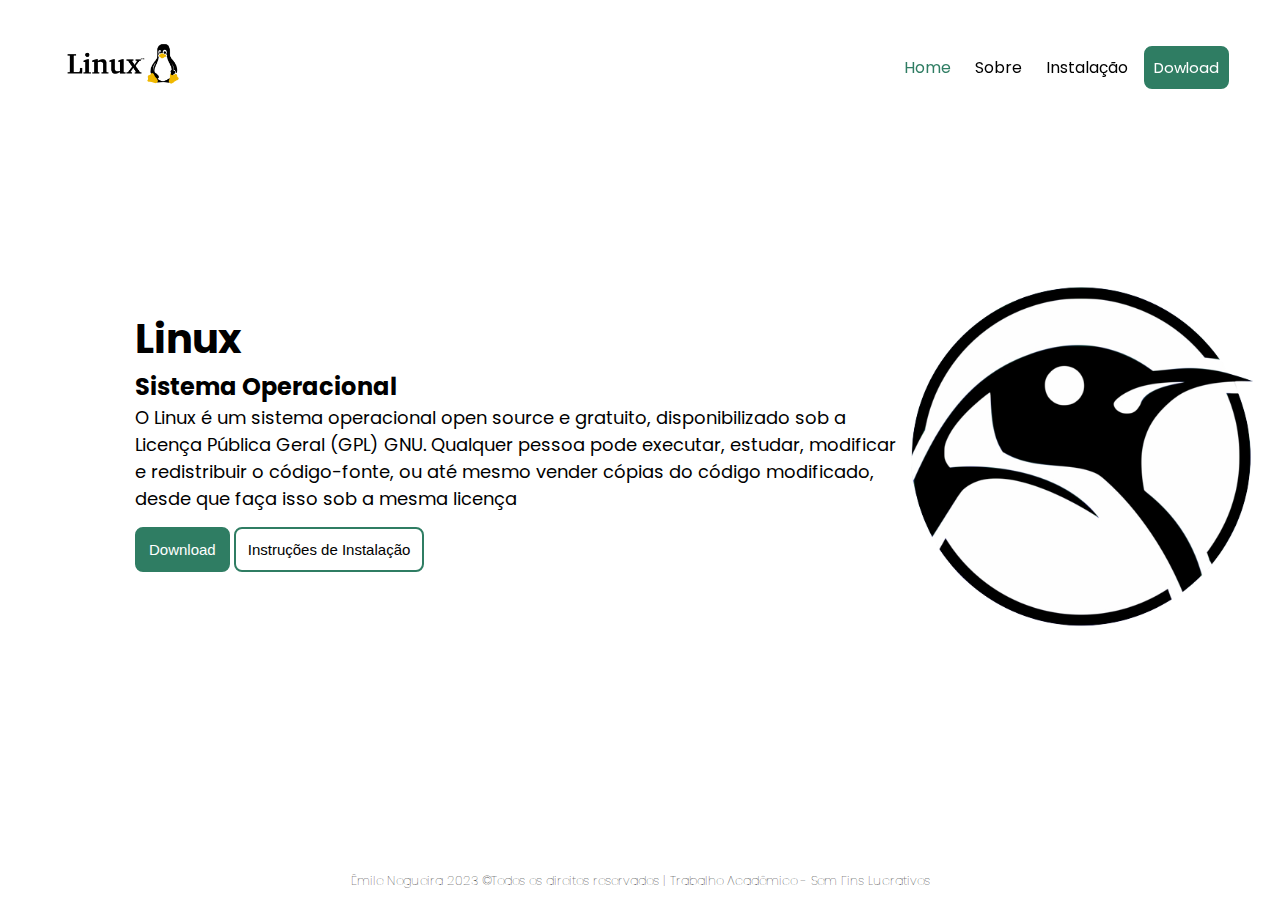
<file: index.html>
<!DOCTYPE html>
<html lang="pt-br">
<head>
    <title>Home | Linux</title>
    <meta charset="UTF-8">
    <meta name="viewport" content="width=device-width, initial-scale=1.0">
    <link rel="icon" type="img/jpeg" href="img/tux.png">
    <link rel="stylesheet" href="style.css">
    <link rel="preconnect" href="https://fonts.googleapis.com">
    <link rel="preconnect" href="https://fonts.gstatic.com" crossorigin>
    <link href="https://fonts.googleapis.com/css2?family=Poppins:wght@300;400;500;600&family=Roboto:wght@100;300;400;500;700;900&display=swap" rel="stylesheet">
</head>
<body>
    <header id="header">
        <a id="logo" href="index.html">
            <img src="img/logo.png" alt="">
        </a>

    <nav id="nav">
        <button aria-label="Abrir Menu" id="btn-mobile" aria-haspopup="true" aria-expanded="false">
            <span id="hamburguer"></span>
        </button>

        <ul id="menu" role="menu">
            <li><a id="active" href="index.html">Home</a></li>
            <li><a href="sobre.html">Sobre</a></li>
            <li><a href="instrucoes.html">Instalação</a></li>
            <li><a id="btn-download" href="https://www.linux.org/pages/download/">Dowload</a></li>
        </ul>
    </nav>
    </header>

    <section class="section">

        <div class="left-side">
            <h1>Linux</h1>
            <h2>Sistema Operacional</h2>
            <p>O Linux é um sistema operacional open source e gratuito, disponibilizado sob a Licença Pública Geral (GPL) GNU. Qualquer pessoa pode executar, estudar, modificar e redistribuir o código-fonte, ou até mesmo vender cópias do código modificado, desde que faça isso sob a mesma licença</p>
            <button class="btn-1"><a href="https://www.linux.org/pages/download/">Download</a></button>
            <button class="btn-2"><a href="https://www.comoinstalar.com.br/como-instalar-o-linux-ubuntu/">Instruções de Instalação</a></button>
        </div>
        <div class="rigth-side">
            <img src="img/tux.png" alt="">
        </div>
    </section>
    <footer class="rodape">
        <h6>Êmile Nogueira 2023 &copyTodos os direitos reservados | Trabalho Acadêmico - Sem Fins Lucrativos</h6>
    </footer>

    <script src="script.js"></script>
</body>
</html>
</file>
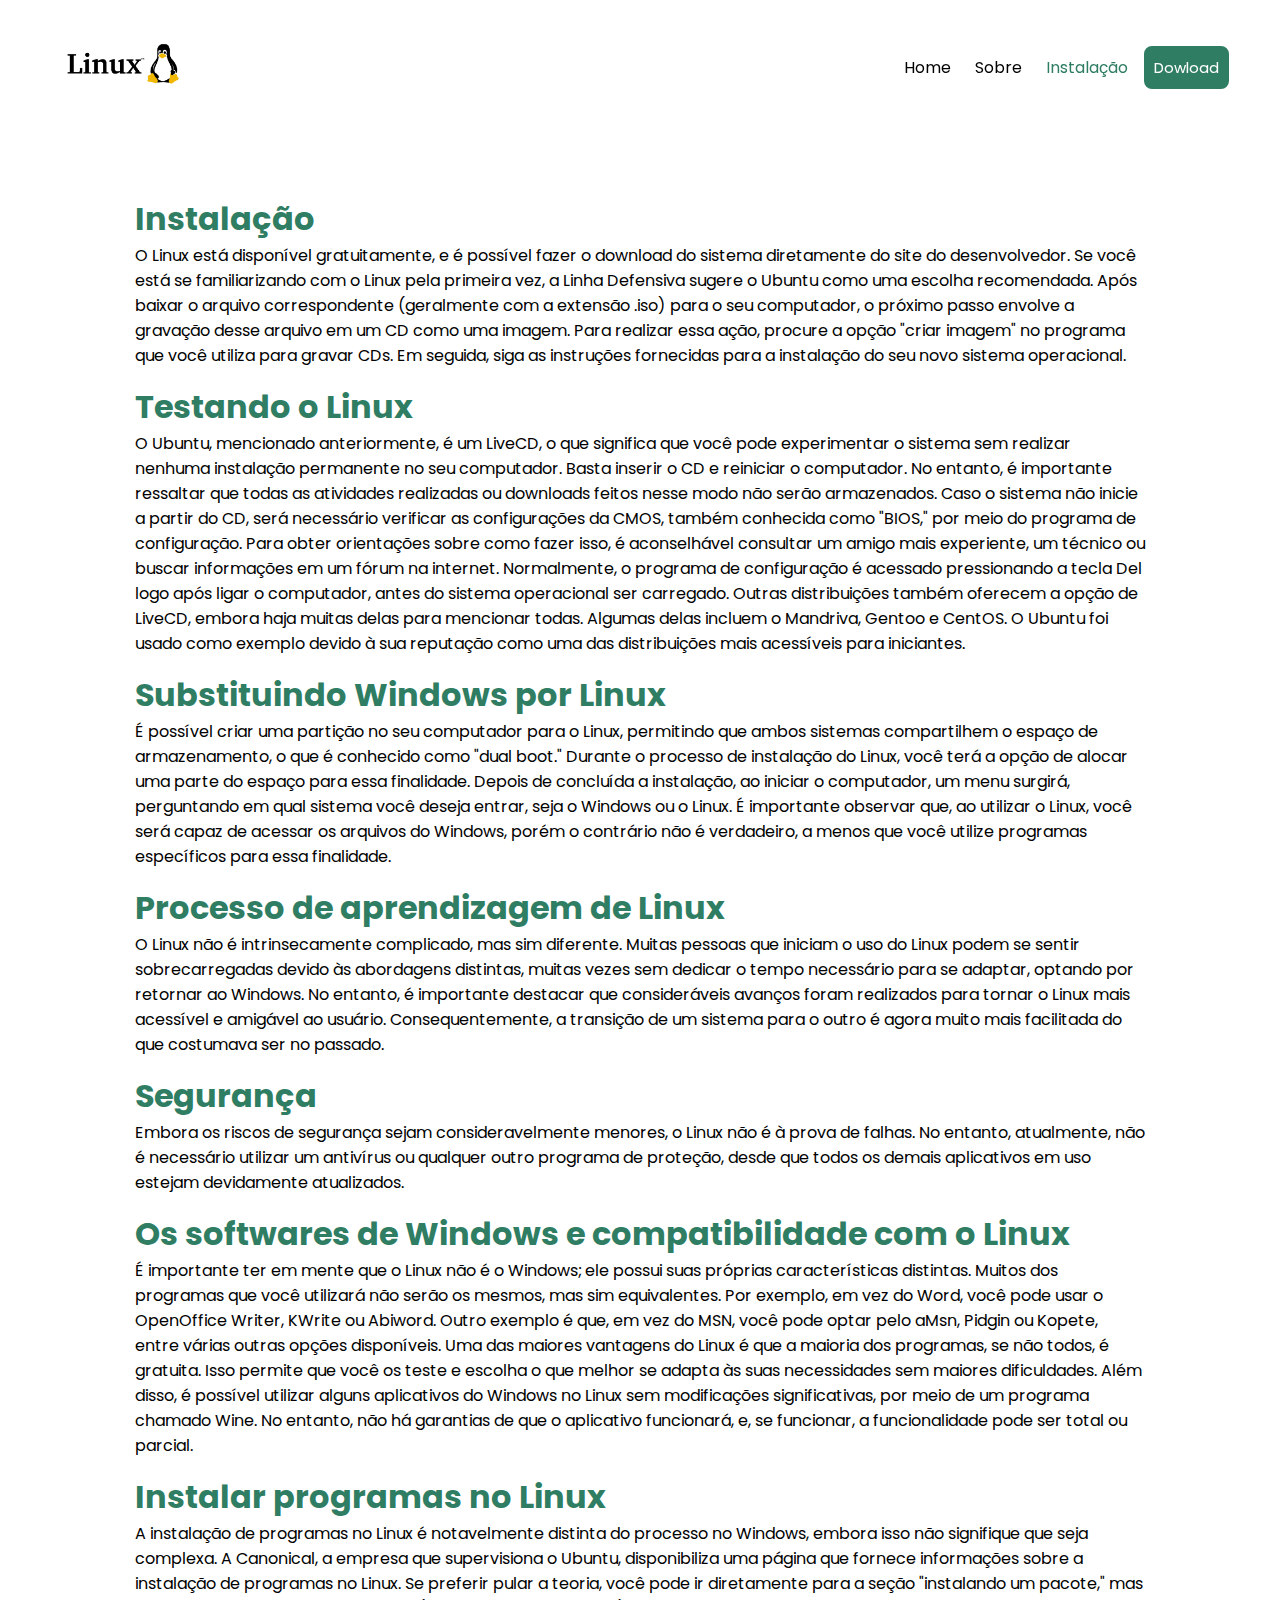
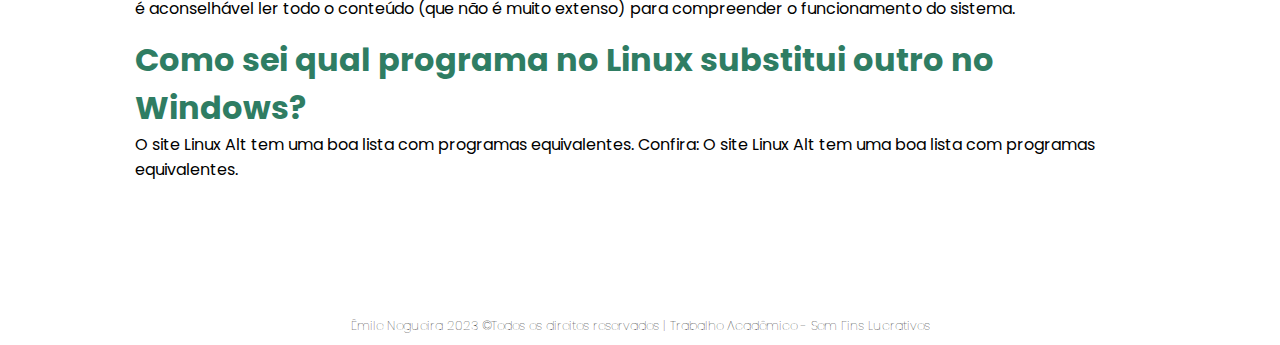
<file: instrucoes.html>
<!DOCTYPE html>
<html lang="pt-br">
<head>
    <title>Home | Linux</title>
    <meta charset="UTF-8">
    <meta name="viewport" content="width=device-width, initial-scale=1.0">
    <link rel="icon" type="img/jpeg" href="img/tux.png">
    <link rel="stylesheet" href="style.css">
    <link rel="preconnect" href="https://fonts.googleapis.com">
    <link rel="preconnect" href="https://fonts.gstatic.com" crossorigin>
    <link href="https://fonts.googleapis.com/css2?family=Poppins:wght@300;400;500;600&family=Roboto:wght@100;300;400;500;700;900&display=swap" rel="stylesheet">
</head>
<body>
    <header id="header">
        <a id="logo" href="index.html">
            <img src="img/logo.png" alt="">
        </a>

    <nav id="nav">
        <button aria-label="Abrir Menu" id="btn-mobile" aria-haspopup="true" aria-expanded="false">
            <span id="hamburguer"></span>
        </button>

        <ul id="menu" role="menu">
            <li><a href="index.html">Home</a></li>
            <li><a href="sobre.html">Sobre</a></li>
            <li><a id="active" href="instrucoes.html">Instalação</a></li>
            <li><a id="btn-download" href="https://www.linux.org/pages/download/">Dowload</a></li>
        </ul>
    </nav>
    </header>

    <section class="s2">
        <h1>Instalação</h1>
        <p>O Linux está disponível gratuitamente, e é possível fazer o download do sistema diretamente do site do desenvolvedor. Se você está se familiarizando com o Linux pela primeira vez, a Linha Defensiva sugere o Ubuntu como uma escolha recomendada.
            Após baixar o arquivo correspondente (geralmente com a extensão .iso) para o seu computador, o próximo passo envolve a gravação desse arquivo em um CD como uma imagem. Para realizar essa ação, procure a opção "criar imagem" no programa que você utiliza para gravar CDs. Em seguida, siga as instruções fornecidas para a instalação do seu novo sistema operacional.
        </p>

        <h1>Testando o Linux</h1>
        <p>O Ubuntu, mencionado anteriormente, é um LiveCD, o que significa que você pode experimentar o sistema sem realizar nenhuma instalação permanente no seu computador. Basta inserir o CD e reiniciar o computador. No entanto, é importante ressaltar que todas as atividades realizadas ou downloads feitos nesse modo não serão armazenados.
            Caso o sistema não inicie a partir do CD, será necessário verificar as configurações da CMOS, também conhecida como "BIOS," por meio do programa de configuração. Para obter orientações sobre como fazer isso, é aconselhável consultar um amigo mais experiente, um técnico ou buscar informações em um fórum na internet. Normalmente, o programa de configuração é acessado pressionando a tecla Del logo após ligar o computador, antes do sistema operacional ser carregado.
            Outras distribuições também oferecem a opção de LiveCD, embora haja muitas delas para mencionar todas. Algumas delas incluem o Mandriva, Gentoo e CentOS. O Ubuntu foi usado como exemplo devido à sua reputação como uma das distribuições mais acessíveis para iniciantes.
        </p>

        <h1>Substituindo Windows por Linux</h1>
        <p>É possível criar uma partição no seu computador para o Linux, permitindo que ambos sistemas compartilhem o espaço de armazenamento, o que é conhecido como "dual boot." Durante o processo de instalação do Linux, você terá a opção de alocar uma parte do espaço para essa finalidade. Depois de concluída a instalação, ao iniciar o computador, um menu surgirá, perguntando em qual sistema você deseja entrar, seja o Windows ou o Linux.
            É importante observar que, ao utilizar o Linux, você será capaz de acessar os arquivos do Windows, porém o contrário não é verdadeiro, a menos que você utilize programas específicos para essa finalidade.
        </p>

        <h1>Processo de aprendizagem de Linux</h1>
        <p>O Linux não é intrinsecamente complicado, mas sim diferente. Muitas pessoas que iniciam o uso do Linux podem se sentir sobrecarregadas devido às abordagens distintas, muitas vezes sem dedicar o tempo necessário para se adaptar, optando por retornar ao Windows.
            No entanto, é importante destacar que consideráveis avanços foram realizados para tornar o Linux mais acessível e amigável ao usuário. Consequentemente, a transição de um sistema para o outro é agora muito mais facilitada do que costumava ser no passado.
        </p>

        <h1>Segurança</h1>
        <p>Embora os riscos de segurança sejam consideravelmente menores, o Linux não é à prova de falhas. No entanto, atualmente, não é necessário utilizar um antivírus ou qualquer outro programa de proteção, desde que todos os demais aplicativos em uso estejam devidamente atualizados.
        </p>

        <h1>Os softwares de Windows e compatibilidade com o Linux</h1>
        <p>É importante ter em mente que o Linux não é o Windows; ele possui suas próprias características distintas. Muitos dos programas que você utilizará não serão os mesmos, mas sim equivalentes. Por exemplo, em vez do Word, você pode usar o OpenOffice Writer, KWrite ou Abiword. Outro exemplo é que, em vez do MSN, você pode optar pelo aMsn, Pidgin ou Kopete, entre várias outras opções disponíveis.
            Uma das maiores vantagens do Linux é que a maioria dos programas, se não todos, é gratuita. Isso permite que você os teste e escolha o que melhor se adapta às suas necessidades sem maiores dificuldades.
            Além disso, é possível utilizar alguns aplicativos do Windows no Linux sem modificações significativas, por meio de um programa chamado Wine. No entanto, não há garantias de que o aplicativo funcionará, e, se funcionar, a funcionalidade pode ser total ou parcial.
        </p>

        <h1>Instalar programas no Linux</h1>
        <p>A instalação de programas no Linux é notavelmente distinta do processo no Windows, embora isso não signifique que seja complexa. A Canonical, a empresa que supervisiona o Ubuntu, disponibiliza uma página que fornece informações sobre a instalação de programas no Linux. Se preferir pular a teoria, você pode ir diretamente para a seção "instalando um pacote," mas é aconselhável ler todo o conteúdo (que não é muito extenso) para compreender o funcionamento do sistema.</p>

        <h1>Como sei qual programa no Linux substitui outro no Windows?</h1>
        <p>O site Linux Alt tem uma boa lista com programas equivalentes. Confira:
        O site Linux Alt tem uma boa lista com programas equivalentes.
        </p>

    </section>
    <footer>
        <h6>Êmile Nogueira 2023 &copyTodos os direitos reservados | Trabalho Acadêmico - Sem Fins Lucrativos</h6>
    </footer>

    <script src="script.js"></script>
</body>
</html>
</file>
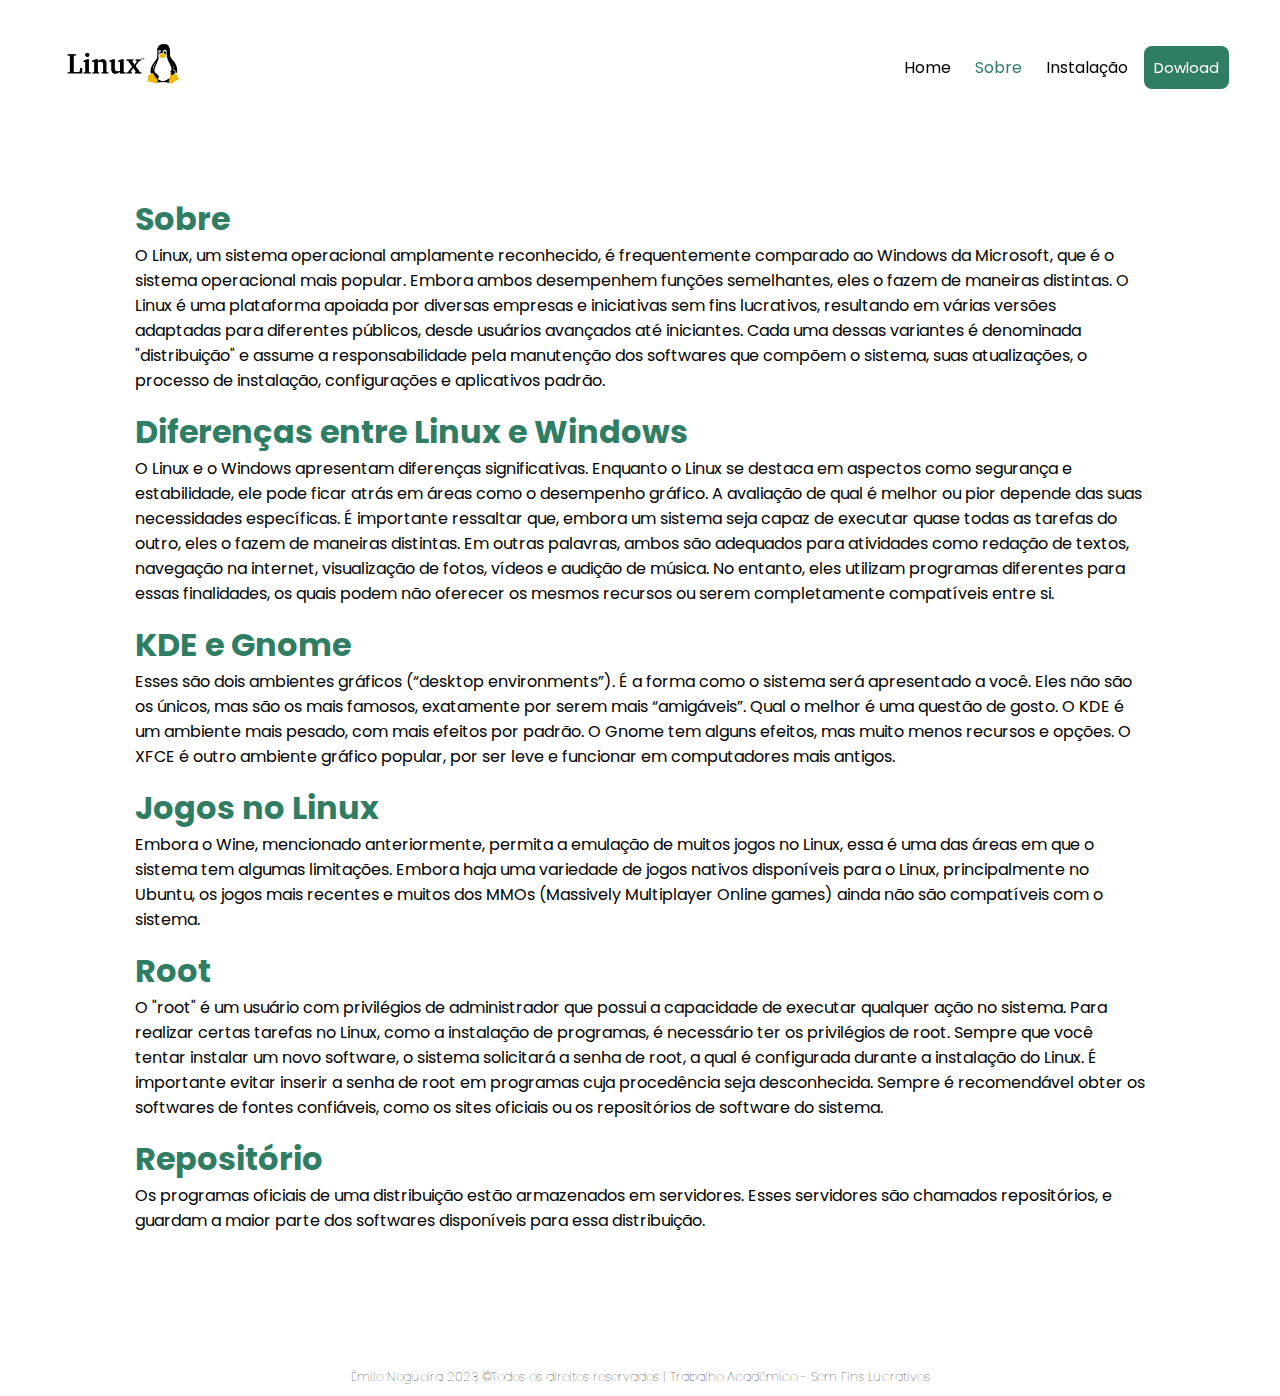
<file: sobre.html>
<!DOCTYPE html>
<html lang="pt-br">
<head>
    <title>Home | Linux</title>
    <meta charset="UTF-8">
    <meta name="viewport" content="width=device-width, initial-scale=1.0">
    <link rel="icon" type="img/jpeg" href="img/tux.png">
    <link rel="stylesheet" href="style.css">
    <link rel="preconnect" href="https://fonts.googleapis.com">
    <link rel="preconnect" href="https://fonts.gstatic.com" crossorigin>
    <link href="https://fonts.googleapis.com/css2?family=Poppins:wght@300;400;500;600&family=Roboto:wght@100;300;400;500;700;900&display=swap" rel="stylesheet">
</head>
<body>
    <header id="header">
        <a id="logo" href="index.html">
            <img src="img/logo.png" alt="">
        </a>

    <nav id="nav">
        <button aria-label="Abrir Menu" id="btn-mobile" aria-haspopup="true" aria-expanded="false">
            <span id="hamburguer"></span>
        </button>

        <ul id="menu" role="menu">
            <li><a href="index.html">Home</a></li>
            <li><a id="active" href="sobre.html">Sobre</a></li>
            <li><a href="instrucoes.html">Instalação</a></li>
            <li><a id="btn-download" href="https://www.linux.org/pages/download/">Dowload</a></li>
        </ul>
    </nav>
    </header>

    <section class="s2">
        <h1>Sobre</h1>
        <p>O Linux, um sistema operacional amplamente reconhecido, é frequentemente comparado ao Windows da Microsoft, que é o sistema operacional mais popular. Embora ambos desempenhem funções semelhantes, eles o fazem de maneiras distintas. 
            O Linux é uma plataforma apoiada por diversas empresas e iniciativas sem fins lucrativos, resultando em várias versões adaptadas para diferentes públicos, desde usuários avançados até iniciantes. Cada uma dessas variantes é denominada "distribuição" e assume a responsabilidade pela manutenção dos softwares que compõem o sistema, suas atualizações, o processo de instalação, configurações e aplicativos padrão.
        </p>

        <h1>Diferenças entre Linux e Windows</h1>
        <p>O Linux e o Windows apresentam diferenças significativas. Enquanto o Linux se destaca em aspectos como segurança e estabilidade, ele pode ficar atrás em áreas como o desempenho gráfico. A avaliação de qual é melhor ou pior depende das suas necessidades específicas.
            É importante ressaltar que, embora um sistema seja capaz de executar quase todas as tarefas do outro, eles o fazem de maneiras distintas. Em outras palavras, ambos são adequados para atividades como redação de textos, navegação na internet, visualização de fotos, vídeos e audição de música. No entanto, eles utilizam programas diferentes para essas finalidades, os quais podem não oferecer os mesmos recursos ou serem completamente compatíveis entre si.
        </p>

        <h1>KDE e Gnome</h1>
        <p>Esses são dois ambientes gráficos (“desktop environments”). É a forma como o sistema será apresentado a você. Eles não são os únicos, mas são os mais famosos, exatamente por serem mais “amigáveis”. Qual o melhor é uma questão de gosto.
            O KDE é um ambiente mais pesado, com mais efeitos por padrão. O Gnome tem alguns efeitos, mas muito menos recursos e opções.
            O XFCE é outro ambiente gráfico popular, por ser leve e funcionar em computadores mais antigos. 
        </p>

        <h1>Jogos no Linux</h1>
        <p>Embora o Wine, mencionado anteriormente, permita a emulação de muitos jogos no Linux, essa é uma das áreas em que o sistema tem algumas limitações. Embora haja uma variedade de jogos nativos disponíveis para o Linux, principalmente no Ubuntu, os jogos mais recentes e muitos dos MMOs (Massively Multiplayer Online games) ainda não são compatíveis com o sistema.
        </p>

        <h1>Root</h1>
        <p>O "root" é um usuário com privilégios de administrador que possui a capacidade de executar qualquer ação no sistema. Para realizar certas tarefas no Linux, como a instalação de programas, é necessário ter os privilégios de root. Sempre que você tentar instalar um novo software, o sistema solicitará a senha de root, a qual é configurada durante a instalação do Linux.
            É importante evitar inserir a senha de root em programas cuja procedência seja desconhecida. Sempre é recomendável obter os softwares de fontes confiáveis, como os sites oficiais ou os repositórios de software do sistema.
        </p>

        <h1>Repositório</h1>
        <p>Os programas oficiais de uma distribuição estão armazenados em servidores. Esses servidores são chamados repositórios, e guardam a maior parte dos softwares disponíveis para essa distribuição.</p>

    </section>

    <footer>
        <h6>Êmile Nogueira 2023 &copyTodos os direitos reservados | Trabalho Acadêmico - Sem Fins Lucrativos</h6>
    </footer>

    <script src="script.js"></script>
</body>
</html>
</file>
<file: style.css>
@import url('https://fonts.googleapis.com/css2?family=Poppins:wght@300;400;500;600&family=Roboto:wght@100;300;400;500;700;900&display=swap');

*{
    padding: 0;
    margin: 0;
}


body{
    font-family: 'Poppins', sans-serif;
    overflow-x: hidden;
}

header{
    top: 0;
    left: 0;
    height: 15vh;
    width: 100%;
    padding: .1rem 4%;
    position: fixed;
    transition: .5s;
    box-sizing: border-box;
    display: flex;
    align-items: center;
    justify-content: space-between;
}

header.rolagem{
    background-color: rgb(255, 255, 255);
    padding: .1rem 4%;
}

header.rolagem a, header.rolagem .logo a{
    color: rgb(0, 0, 0);
}

a {
    color: black;
    text-decoration: none;
    transition: 1s;
}

ul li a:hover {
    color: rgb(47, 125, 99);
}

#active{
    color: rgb(47, 125, 99);
}

#logo img{
    width: 9rem;
}

#menu{
    list-style: none;
    gap: .5rem;
    font-size: 1rem;
    display: flex;
    align-items: center;
}

#menu a{
    display: block;
    padding: .5rem;
}

#btn-mobile{
    display: none;
}

.section{
    display: flex;
    color: rgb(0, 0, 0);
    justify-content: space-around;
    align-items: center;
}

section .left-side{
    width: 60vw;
}

.section .rigth-side img{
    width: 40vh;
    margin-top: 10vh;
}

.section h1{
    margin-top: 50px;
    font-size: 40px;
}

.section p{
    font-size: 18px;
    width: 60vw;
}

.section button{
    margin-top: 15px;
    padding: 12px;
    font-size: 15px;
    border-radius: 8px;
}

.section .btn-1{
    background-color: rgb(47, 125, 99);
    border: solid 2px rgb(47, 125, 99);
    transition: 1s;
}

.btn-1 a{
    color: #fff;
}

.section .btn-1:hover{
    background-color: rgb(18, 69, 52);
    border: solid 2px rgb(18, 69, 52);
}

.section .btn-2{
    background-color: transparent;
    border: solid 2px rgb(47, 125, 99);
    transition: 1s;
}

.section .btn-2:hover{
    background-color: rgb(47, 125, 99);
    color: #fff;
}

#btn-download{
    padding: 12px;
    font-size: 15px;
    border-radius: 8px;
    background-color: rgb(47, 125, 99);
    border: solid 2px rgb(47, 125, 99);
    transition: 1s;
    color: #fff;
}

#btn-download:hover{
    background-color: rgb(18, 69, 52);
    border: solid 2px rgb(18, 69, 52);
}

footer{
    padding-bottom: 10px;
    display: flex;
    align-items: center;
    justify-content: center;
    width: 100vw;
}

footer h6{
    font-size: .8rem;
    font-weight: 100;
    text-align: center;
}

.rodape{
    position: absolute;
    bottom: 0;
    padding-bottom: 10px;
    display: flex;
    align-items: center;
    justify-content: center;
    width: 100vw;
}

footer h6{
    font-size: .8rem;
    font-weight: 100;
    text-align: center;
}

section{
    padding: 15vh;
    margin-top: 5vh;
}

.s2 h1{
    margin-top: 15px;
    color: rgb(47, 125, 99);
}

@media (max-width: 600px){
    #menu{
        display: block;
        position: absolute;
        width: 100vw;
        top: 70px;
        right: 0;
        background: rgb(255, 255, 255);
        height: 0px;
        transition: .6s;
        z-index: 1000;
        visibility: hidden;
        overflow-y: hidden;
    }
    #nav.active #menu{
        height: calc(100vh - 70px);
        visibility: visible;
        overflow-y: auto;
    }
    #menu a{
        padding: 1rem 0;
        margin: 0 1rem;
        border-bottom: 2px solid rgba(0, 0, 0, .05);
    }
    #btn-mobile{
        display: flex;
        padding: .5rem 1rem;
        font-size: 1rem;
        border: none;
        background: none;
        cursor: pointer;
        gap: .5rem;
    }
    #hamburguer{
        display: block;
        border-top: 2px solid;
        width: 20px;
    }
    #hamburguer:after, #hamburguer:before{
        content: '';
        display: block;
        width: 20px;
        height: 2px;
        background-color: currentColor;
        margin-top: 5px;
        transition: .3s;
        position: relative;
    }
    #nav.active #hamburguer{
        border-top-color: transparent;
    }
    #nav.active #hamburguer:before{
      transform: rotate(135deg);  
    }
    #nav.active #hamburguer:after{
        transform: rotate(-135deg); 
        top: -7px;
    }

    .rigth-side img{
        display: none;
    }
    .section .left-side{
        width: 100vw;
        text-align: justify;
    }

    .section p, h1, h2{
        width: 80vw;
        margin: auto;
    }

    .section{
        justify-content: center;
    }
}

@media (max-width: 400px){
    .left-side p{
        font-size: 12px;
    }

    .left-side h1{
        font-size: 21px;
    }
    .left-side h2{
        font-size: 18px;
    }
    section .btn-1{
        padding: 4px;
        font-size: 12px;
    }
    section .btn-2{
        padding: 4px;
        font-size: 12px;
    }
    footer h6{
        font-size: 10px;
        padding: 5px;
    }
    #menu a{
        font-size: 12px;
    }
    #logo img{
        width: 7rem;
    }
    section{
        padding: 5vh;
    }
    section p{
        font-size: 12px;
    }
    section h1{
        font-size: 18px;
    }
}
</file>
